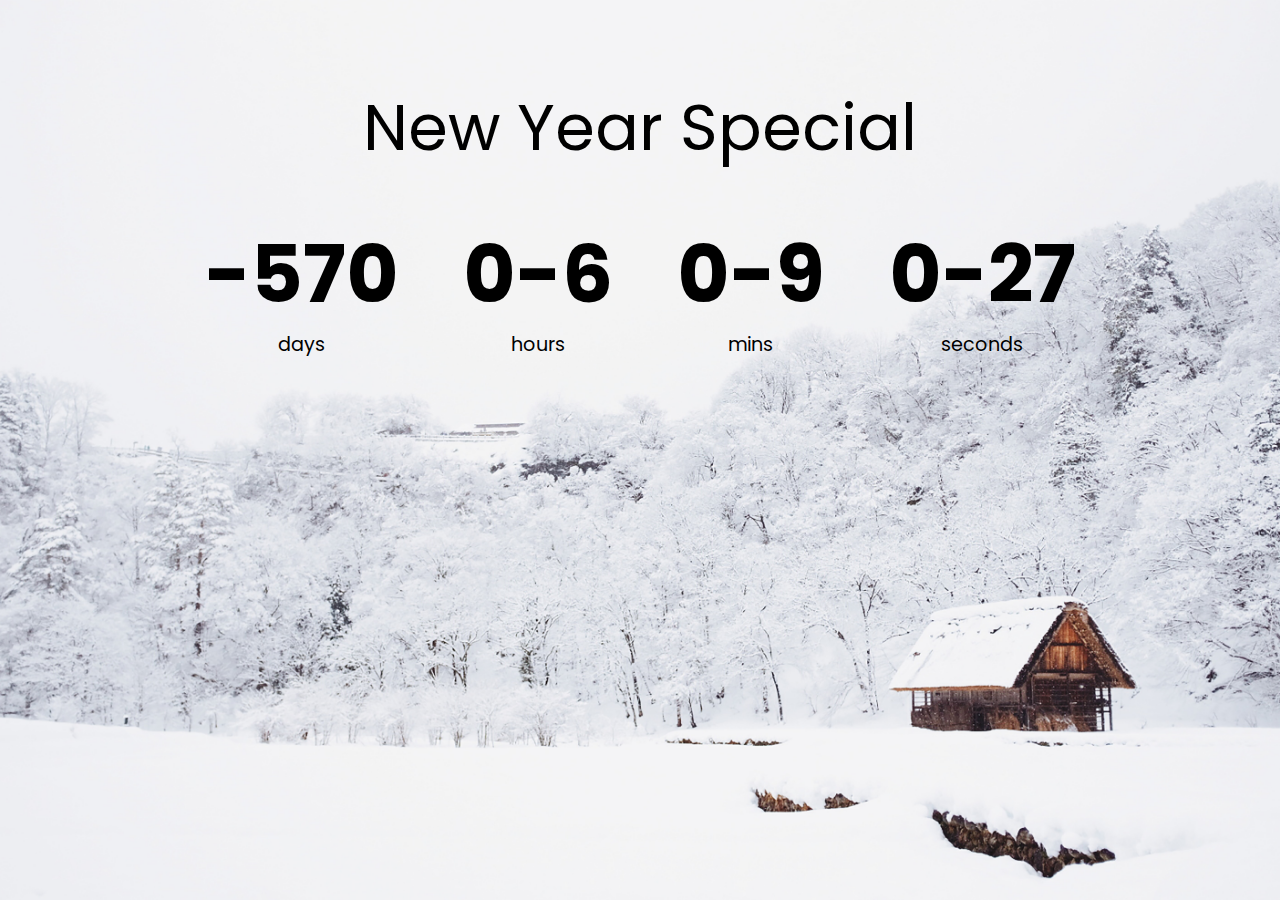
<file: CountDown/index.html>
<!DOCTYPE html>
<html lang="en">
  <head>
    <meta charset="UTF-8" />
    <meta name="viewport" content="width=device-width, initial-scale=1.0" />
    <title>CountDown</title>
    <link rel="stylesheet" href="style.css" />
    
  </head>
  <body>
    <h1>New Year Special</h1>
    <div class="countdown-container">
      <div class="countdown-el days-c">
        <p class="big-text" id="days">0</p>
        <span>days</span>
      </div>
      <div class="countdown-el hours-c">
        <p class="big-text" id="hours">0</p>
        <span>hours</span>
      </div>
      <div class="countdown-el mins-c">
        <p class="big-text" id="mins">0</p>
        <span>mins</span>
      </div>
      <div class="countdown-el seconds-c">
        <p class="big-text" id="seconds">0</p>
        <span>seconds</span>
      </div>
    </div>
    <script src="index.js"></script>
  </body>
</html>
</file>
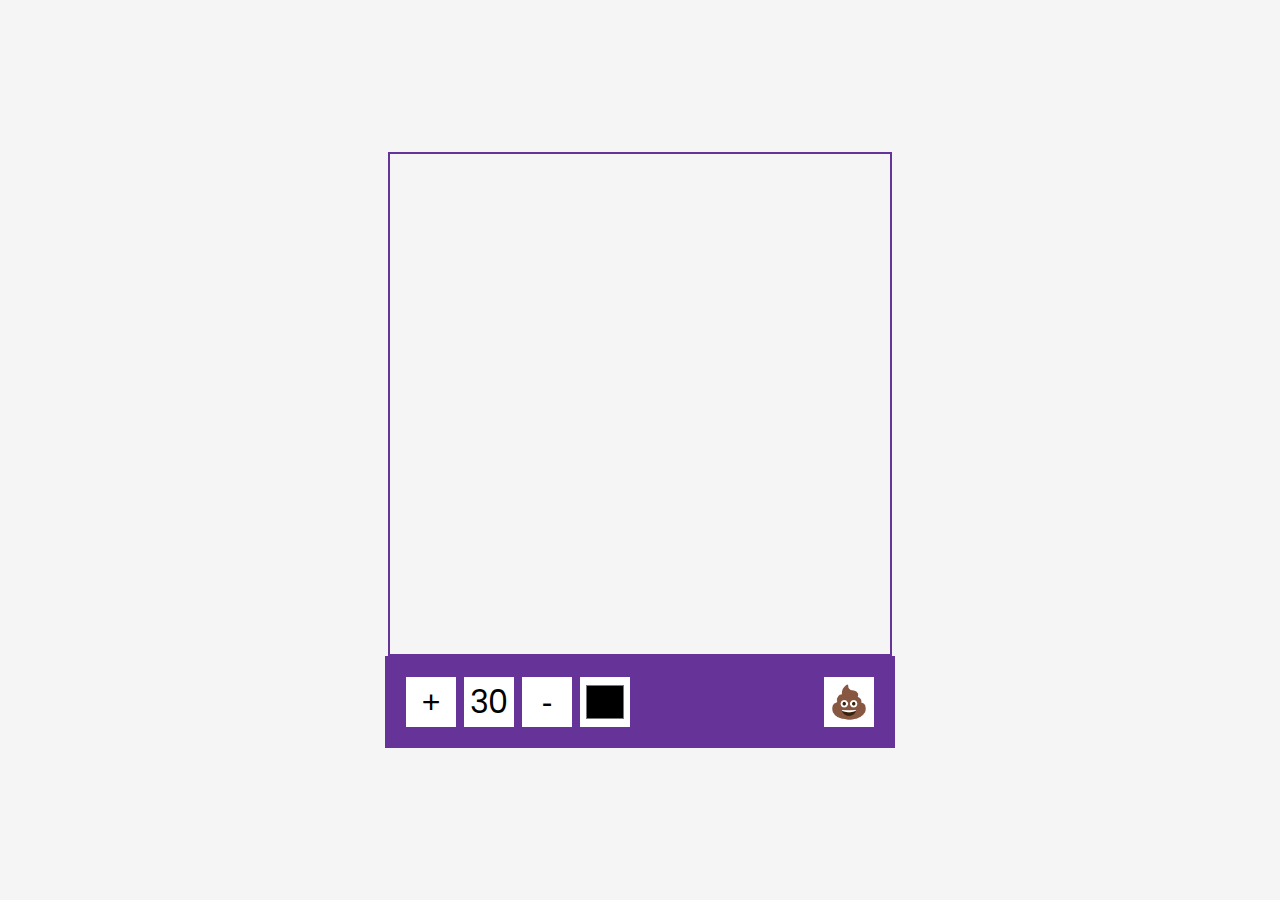
<file: Drawing App/index.html>
<!DOCTYPE html>
<html lang="en">
<head>
    <meta charset="UTF-8">
    <meta name="viewport" content="width=device-width, initial-scale=1.0">
    <title>Drawing App</title>
    <link rel="stylesheet" href="style.css">
</head>
<body>
    <canvas id="canvas" width="500" height="500"></canvas>
    <div class="toolbox">
        <button id="increase">+</button>
        <span id="size">30</span>
        <button id="decrease">-</button>
        <input type="color" id="color"/>
        <button id="clear">💩</button>
    </div>
    <script src="index.js"></script>
</body>
</html>
</file>
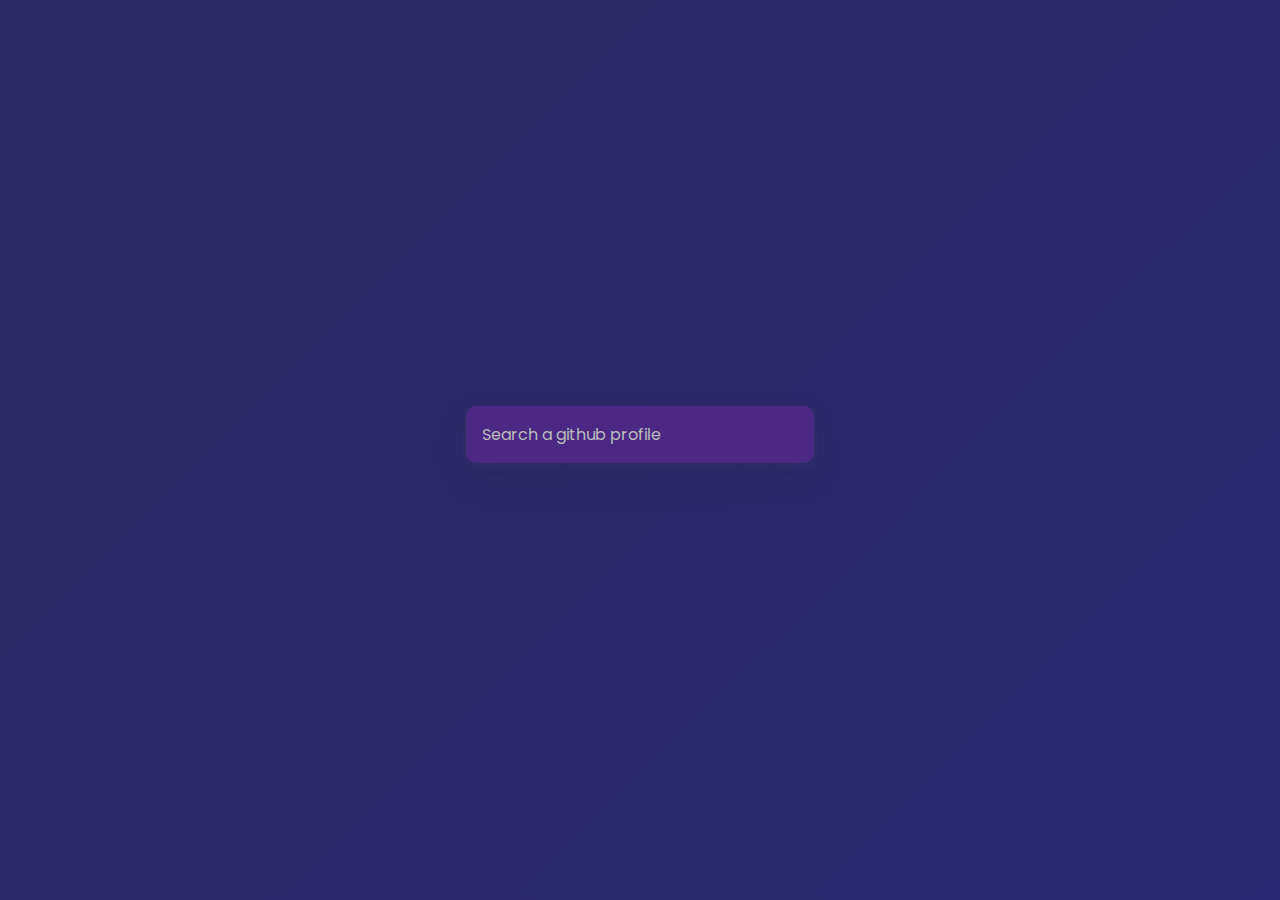
<file: Github profiles/index.html>
<!DOCTYPE html>
<html lang="en">
<head>
    <meta charset="UTF-8">
    <meta name="viewport" content="width=device-width, initial-scale=1.0">
    <link rel="stylesheet" href="style.css">
    
    <title>GitHub Profiles</title>
</head>
<body>
    <form id="form">
        <input type="text" id="search" placeholder="Search a github profile">
    </form>
    <main id="main"></main>
    <script src="index.js"></script>
</body>
</html>
</file>
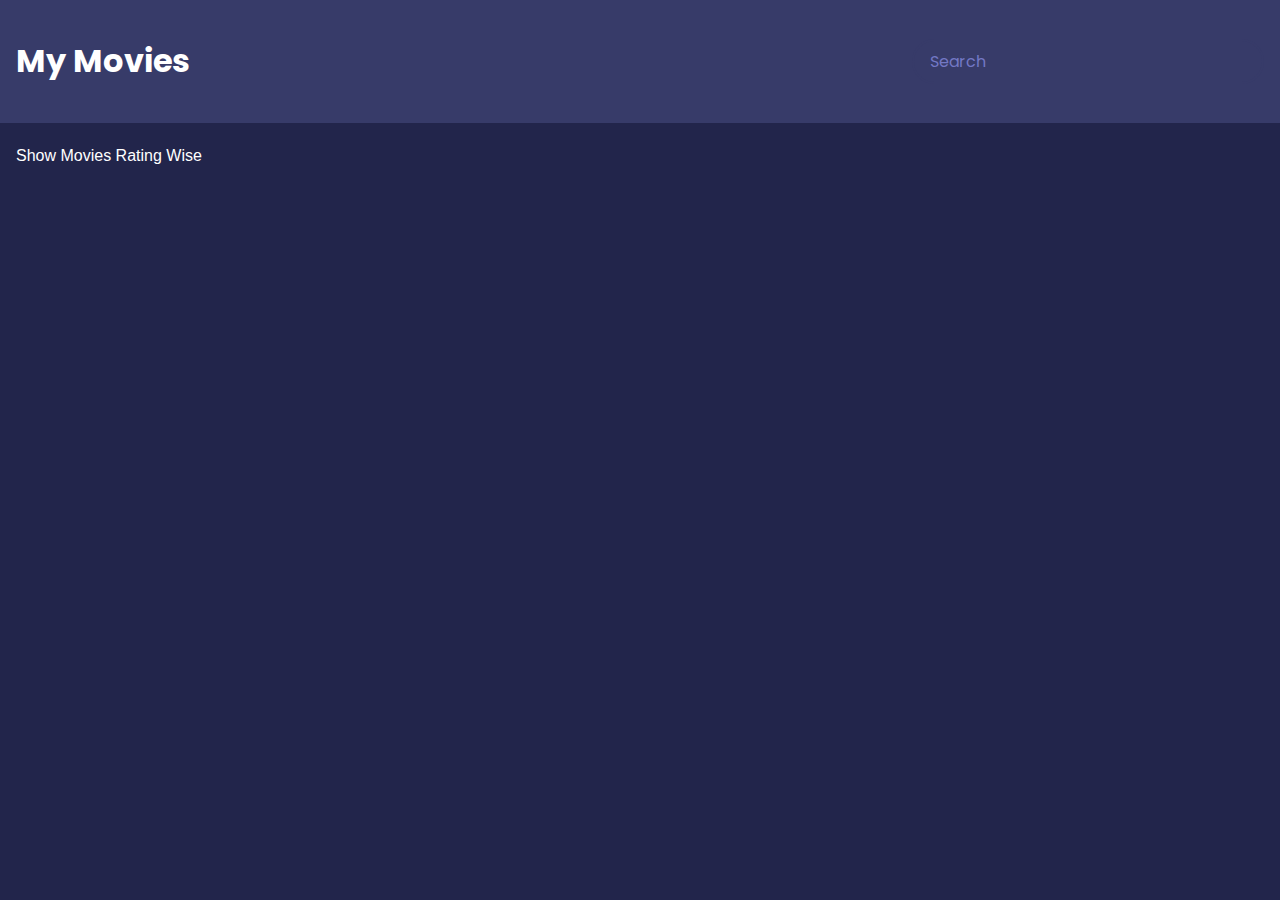
<file: Movies App/index.html>
<!DOCTYPE html>
<html lang="en">
  <head>
    <meta charset="UTF-8" />
    <meta name="viewport" content="width=device-width, initial-scale=1.0" />
    <link rel="stylesheet" href="style.css" />
    <title>Movies App</title>
  </head>
  <body>
    <header>
      <h1 class="logo">My Movies</h1>
      <form id="form">
      <input type="text" id="search" placeholder="Search"  class="search"/>
    </header>
  </form>
  <button id="sortButton">Show Movies Rating Wise</button>
    <main id="main">
      
    </main>

    <script src="index.js"></script>
  </body>
</html>
</file>
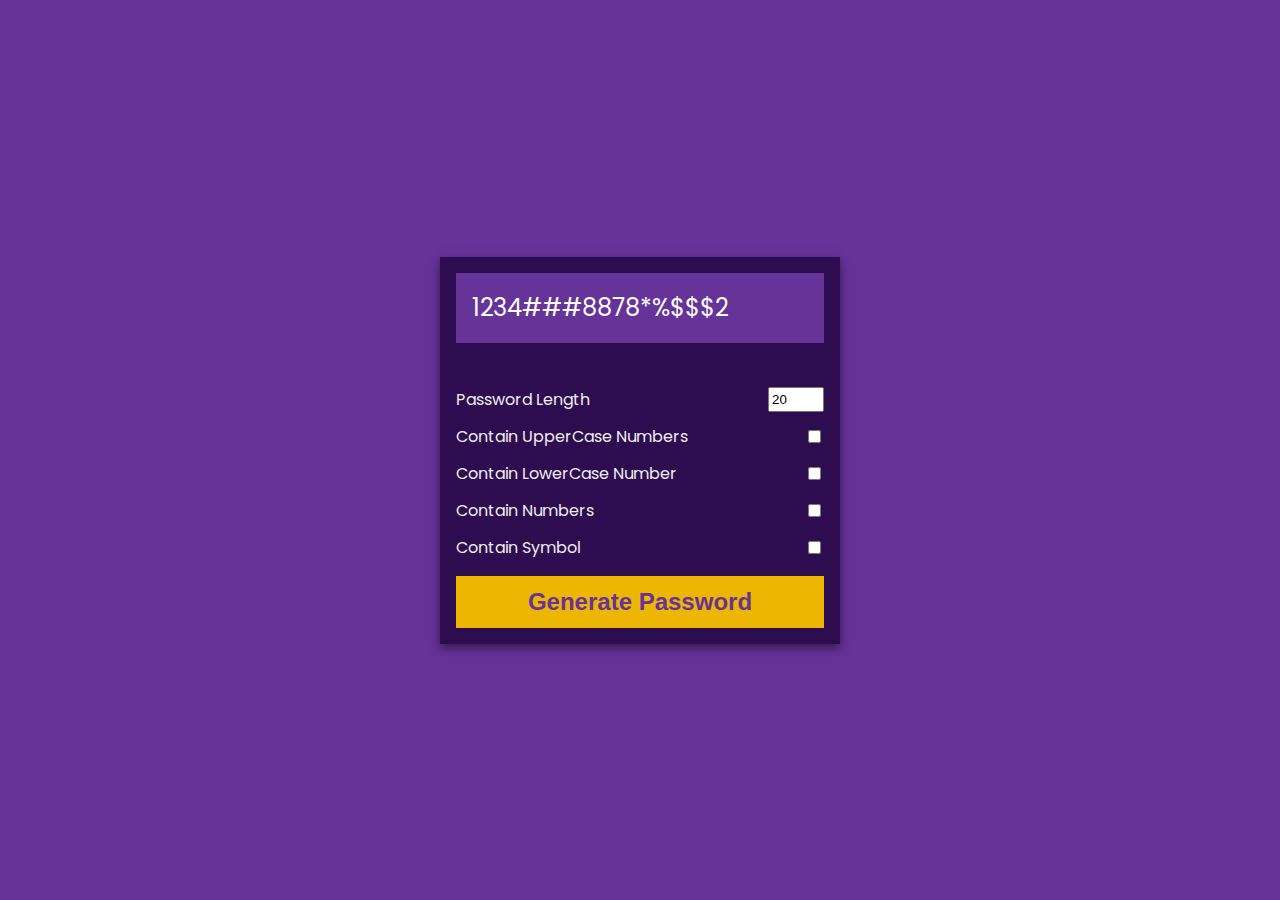
<file: Password Generator/index.html>
<!DOCTYPE html>
<html lang="en">
<head>
    <meta charset="UTF-8">
    <meta name="viewport" content="width=device-width, initial-scale=1.0">
    <link rel="stylesheet" href="style.css">
    <title>Password Generator</title>
</head>
<body>
    <div class="pw-container">
        <div class="pw-header">
            <div class="pw">
                <span id="pw">1234###8878*%$$$2</span>
                
                <button id="copy">Copy</button>
            </div>
        </div>
        <div class="pw-body">
            <div class="form-control">
                <label for="len">Password Length</label>
                <input id="len" value="20"
                 type="number" min="4" max="40"/>
            </div>

            <div class="form-control">
                <label for="upper">Contain UpperCase Numbers</label>
                <input id="upper"
                 type="checkbox"/>
            </div>
            <div class="form-control">
                <label for="lower">Contain LowerCase Number</label>
                <input id="lower"
                 type="checkbox"/>
            </div>
            <div class="form-control">
                <label for="number">Contain Numbers</label>
                <input id="number"
                 type="checkbox">
            </div>
            <div class="form-control">
                <label for="symbol">Contain Symbol</label>
                <input id="symbol"
                 type="checkbox"/>
            </div>
            <button class="generate" id="generate">Generate Password</button>
        </div>







    </div>




    
  <script src="index.js"></script>  
</body>
</html>
</file>
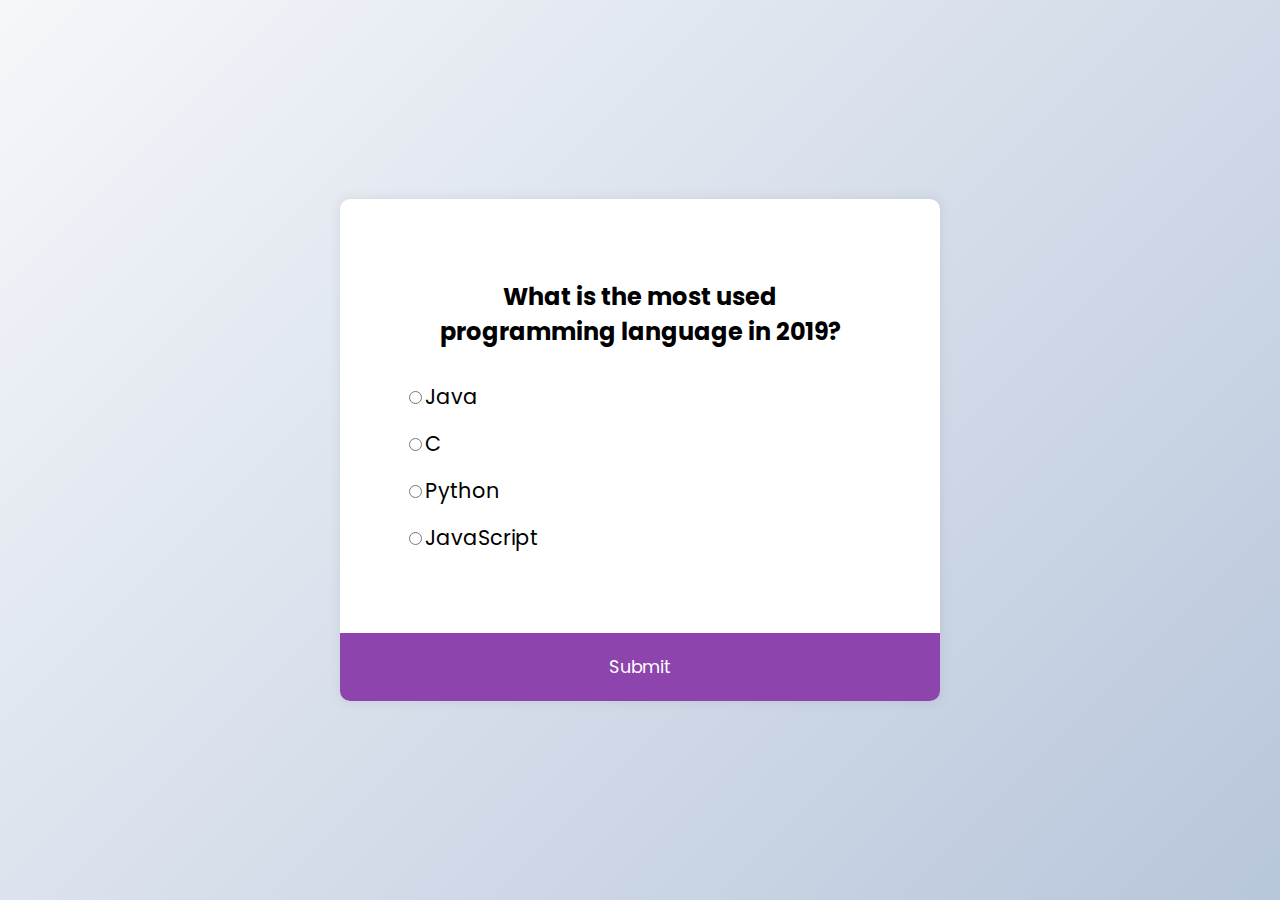
<file: Quizz App/index.html>
<!DOCTYPE html>
<html lang="en">
  <head>
    <meta charset="UTF-8" />
    <meta name="viewport" content="width=device-width, initial-scale=1.0" />
    <title>Quizz App</title>
    <link rel="stylesheet" href="style.css" />
  </head>
  <body>
    <div class="quiz-container" id="quiz">
      <div class="quiz-header">
        <h2 id="question">Question Text</h2>
        <ul>
          <li>
            <input type="radio" id="a" name="answer" class="answer" /><label
              id="a_text"
              for="a"
              >Question</label
            >
          </li>
          <li>
            <input type="radio" id="b" name="answer" class="answer" /><label
              id="b_text"
              for="b"
              >Question</label
            >
          </li>
          <li>
            <input type="radio" id="c" name="answer" class="answer" /><label
              id="c_text"
              for="c"
              >Question</label
            >
          </li>
          <li>
            <input type="radio" id="d" name="answer" class="answer" /><label
              id="d_text"
              for="d"
              >Question</label
            >
          </li>
        </ul>
      </div>
      <button id="submit">Submit</button>
    </div>

    <script src="index.js"></script>
  </body>
</html>
</file>
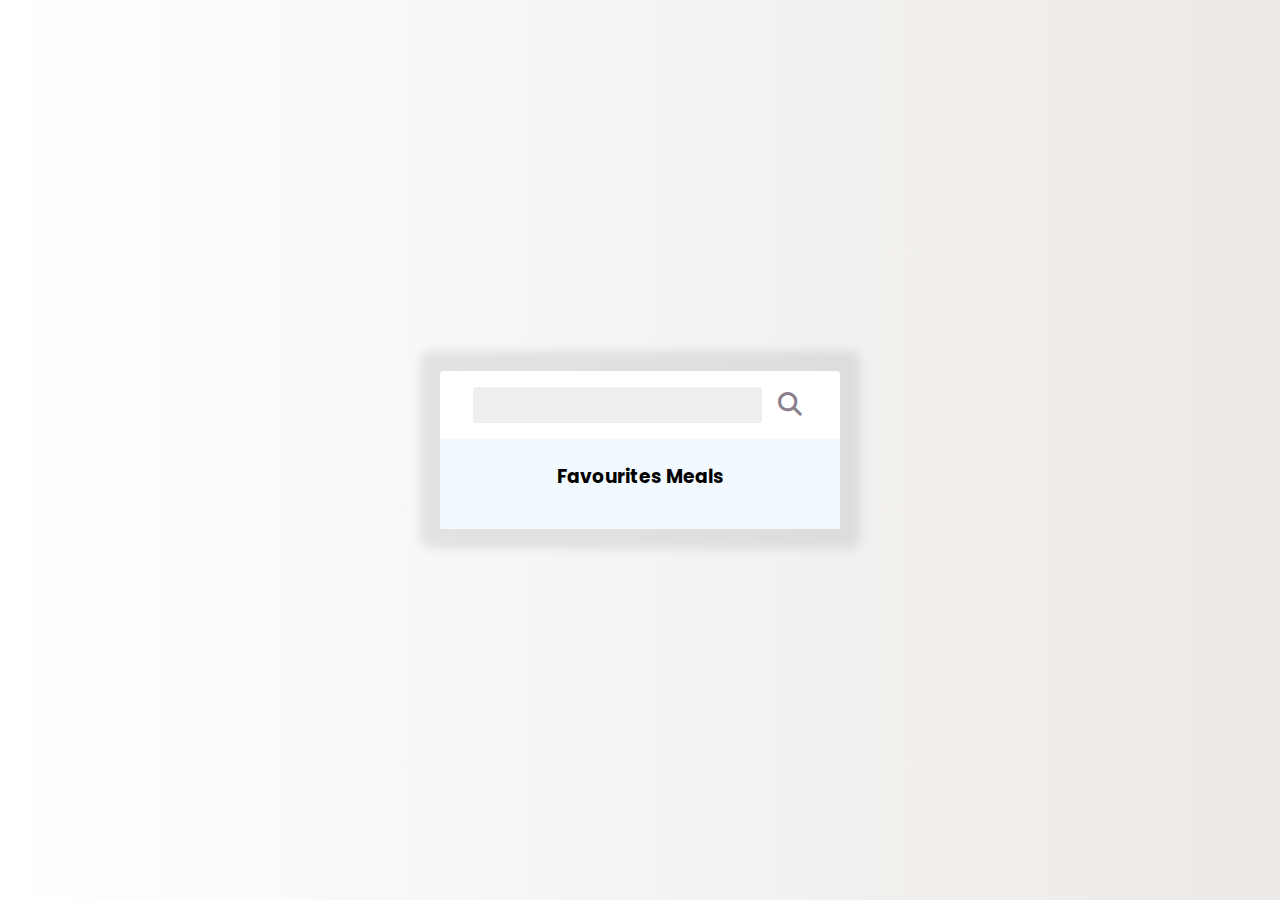
<file: Recipe App/index.html>
<!DOCTYPE html>
<html lang="en">
  <head>
    <meta charset="UTF-8" />
    <meta name="viewport" content="width=device-width, initial-scale=1.0" />
    <title>Recipe App</title>
    <link
      rel="stylesheet"
      href="https://cdnjs.cloudflare.com/ajax/libs/font-awesome/6.5.1/css/all.min.css"
    />
    <link rel="stylesheet" href="style.css" />
  </head>

  <body>
    <div class="main-container">
    <div class="mobile-container">
      <header>
        <input type="text" id="search-term" />
        <button id="search"><i class="fas fa-search"></i></button>
      </header>

      <div class="fav-container">
        <h3>Favourites Meals</h3>

        <ul class="fav-meals" id="fav-meals"></ul>
      </div>
      <div class="meals" id="meals"></div>
    </div>

    <div class="popup-container hidden" id="meal-popup">
      <div class="popup">
        <button id="close-popup" class="close-popup">
          <i class="fas fa-times"></i>
        </button>

        <div class="meal-info" id="meal-info"></div>
      </div>
    </div>
  </div>
  

    <script src="index.js"></script>
  </body>
</html>
</file>
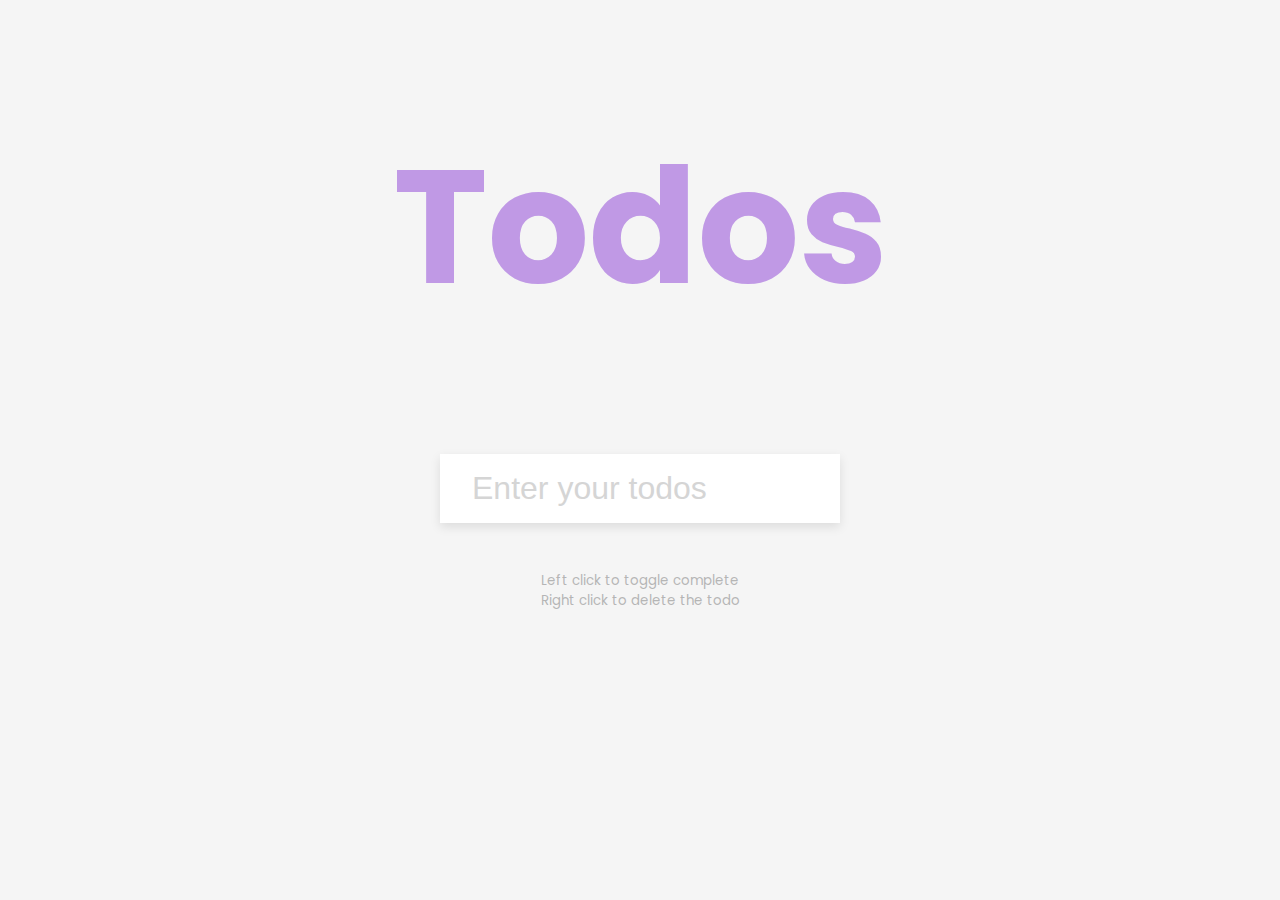
<file: Todo App/index.html>
<!DOCTYPE html>
<html lang="en">
<head>
    <meta charset="UTF-8">
    <meta name="viewport" content="width=device-width, initial-scale=1.0">
    <title>To-do App</title>
    <link rel="stylesheet" href="style.css">
</head>
<body>
    <h1>Todos</h1>
    <form id="form">
        <input type="text" class="input" id="input" placeholder="Enter your todos" autocomplete="off"/>
        <ul class="todos" id="todos">
         

        </ul>
        
        
    </form>
    <small>Left click to toggle complete<br>Right click to delete the todo</small>
<script src="index.js"></script>
</body>
</html>
</file>
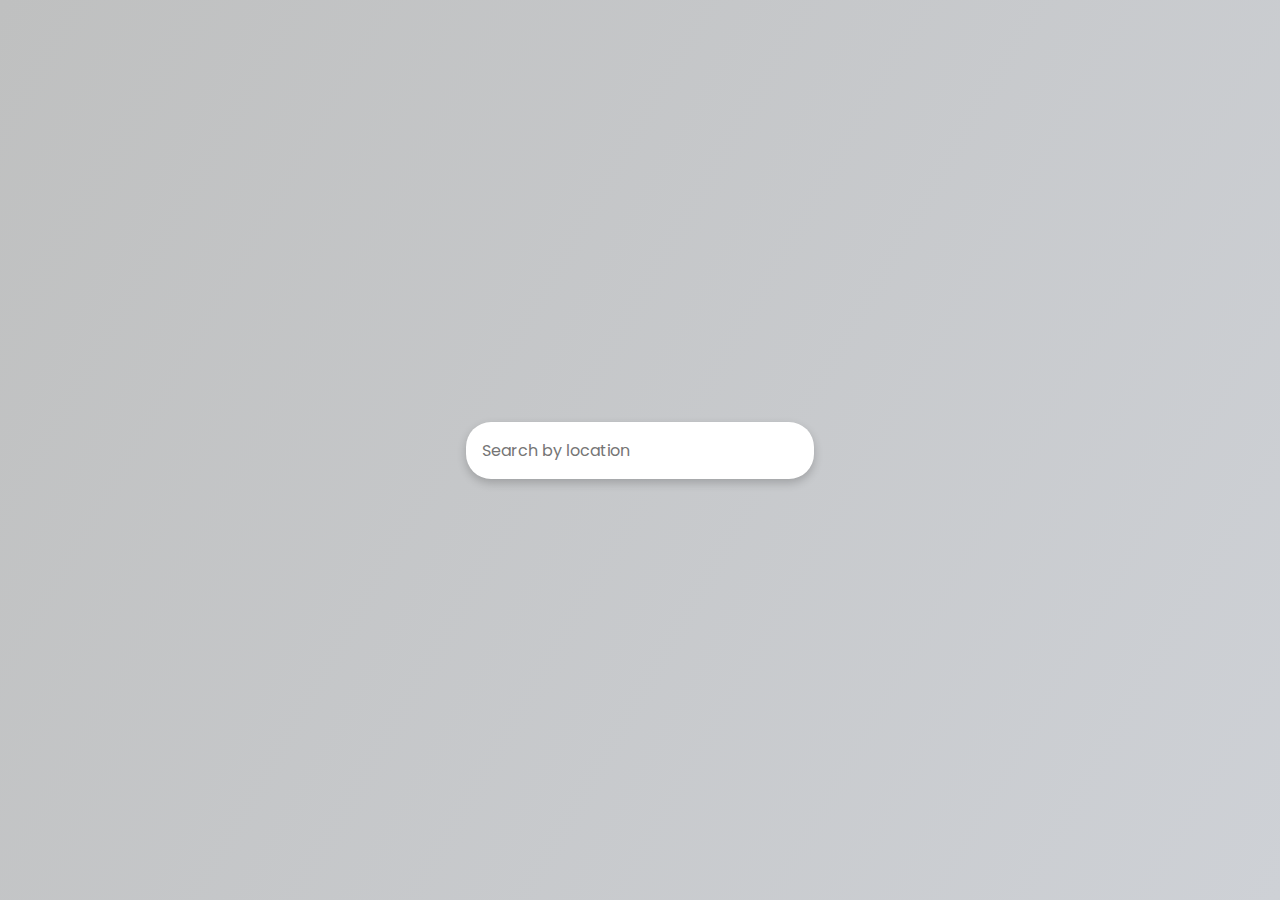
<file: Weather App/index.html>
<!DOCTYPE html>
<html lang="en">
<head>
    <meta charset="UTF-8">
    <meta name="viewport" content="width=device-width, initial-scale=1.0">
    <link rel="stylesheet" href="style.css">
    <title>Weather App</title>
</head>
<body>
    <form id="form">
   <input type="text" id="search" placeholder="Search by location" autocomplete="off"/>

    </form>
    <main id="main"></main>
    <script src="index.js"></script>
</body>
</html>
</file>
<file: CountDown/style.css>
@import url("https://fonts.googleapis.com/css2?family=Poppins:wght@200;400;600&display=swap");

* {
  box-sizing: border-box;
}

body {
  background-image: url("Snow.jpg");
  background-size: cover;
  background-position: center center;
  display: flex;
  flex-direction: column;
  align-items: center;
  min-height: 100vh;
  margin: 0;
  font-family: "Poppins", sans-serif;
}

h1{
    font-weight: normal;
    font-size: 4rem;
    margin-top: 5rem;
}

.countdown-container {
    display: flex;
    flex-wrap: wrap;
    justify-content: center;
}

.big-text{
    font-weight: bold;
    font-size: 5rem;
    line-height: 1;
    margin: 1rem 2rem;
    }

.countdown-el{
    text-align: center;
}

.countdown-el span{
    font-size: 1.2rem;
}
</file>
<file: Drawing App/style.css>
@import url("https://fonts.googleapis.com/css2?family=Poppins:wght@200;400;600&display=swap");

* {
    box-sizing: border-box;
}

body {
    background-color: #f5f5f5;
    display: flex;
    flex-direction: column;
    align-items: center;
    justify-content: center;
    font-family: "Poppins", sans-serif;
    margin: 0;
    min-height: 100vh;
}

canvas {
    border: 2px solid rebeccapurple;
    
}

.toolbox {
    background-color: rebeccapurple;
    border: 1px solid rebeccapurple;
    display: flex;
    padding: 1rem;
    width: 510px;
}

.toolbox > * {
    background-color: #fff;
    border: none;
    display: inline-flex;
    align-items: center;
    justify-content: center;
    font-size: 2rem;
    padding: 0.25rem;
    margin: 0.25rem;
    height: 50px;
    width: 50px;
}

.toolbox > *:last-child {
    margin-left: auto;
}
</file>
<file: Github profiles/style.css>
@import url("https://fonts.googleapis.com/css2?family=Poppins:wght@200;400;600&display=swap");

* {
    box-sizing: border-box;
}

body{
    background-color: #2a2a72;
    background-image: linear-gradient(315deg, #2a2a72 0%, #2e2a68 74%);
    display: flex;
    flex-direction: column;
    align-items: center;
    justify-content: center;
    margin: 0;
    min-height: 100vh;

    font-family: "Poppins", sans-serif;
}

input{
    background-color: #4c2885;
    border-radius: 10px;
    border: none;
    box-shadow: 0 5px 10px rgba(154, 160, 185, 0.05),
        0 15px 40px rgba(0, 0, 0, 0.1);
    color: white;
    font-family: inherit;
    font-size: 1rem;
    padding: 1rem;
    margin-bottom: 2rem;
}

input::placeholder{
    color: #bbb;
}

input:focus{
   outline: none;
}

.card {
    background-color: #4c2885;
    background-image: linear-gradient(315deg, #4c2885 0%, #4c11ac 100%);
    border-radius: 20px;
    box-shadow: 0 5px 10px rgba(154, 160, 185, 0.05),
        0 15px 40px rgba(0, 0, 0, 0.1);
    display: flex;
    padding: 3rem;
    max-width: 800px;

}

.avatar{
    border: 11px solid #2a2a72;
    border-radius: 50%;
    height: 150px;
    width: 150px;
}

.user-info {
    color: #eee;
    margin-left: 2rem;
}
.user-info ul {
    display: flex;
    justify-content: space-between;
    list-style-type: none;
    padding: 0;
    max-width: 400px;
}

.user-info ul li {
    display: flex;
    align-items: center;
}

.user-info ul li strong {
    font-size: 0.9rem;
    margin-left: 0.5rem;
}

.repo {
    background-color: #2a2a72;
    border-radius: 5px;
    display: inline-block;
    color: white;
    font-size: 0.7rem;
    padding: 0.25rem 0.5rem;
    margin-right: 0.5rem;
    margin-bottom: 0.5rem;
    text-decoration: none;
}
</file>
<file: Movies App/style.css>
@import url("https://fonts.googleapis.com/css2?family=Poppins:wght@200;400;600&display=swap");

* {
  box-sizing: border-box;
}

body {
  background-color: #22254b;
  font-family: "Poppins", sans-serif;
  margin: 0;
}

header .logo {
  background-color: #373b69;
  color: #fff;
  font-size: 2rem;
  display: flex;
  justify-content: flex-start;
}

header {
  background-color: #373b69;
  display: flex;
  justify-content: space-between;
  align-items: center;
  padding: 1rem;
}

.search {
  background-color: transparent;
  border: 2px solid #373b69;
  color: #fff;
  border-radius: 50px;
  font-family: inherit;
  font-size: 1rem;
  padding: 0.5rem 1rem;
}

.search::placeholder {
  color: #7378c5;
}

.search:focus {
  background-color: #22254b;
  outline: none;
}

.movie {
  background-color: #373b69;
  border-radius: 3px;
  overflow: hidden;
  position: relative;
  box-shadow: 0 4px 5px rgba(0, 0, 0, 0.2);
  width: 300px;
  margin: 1rem;
}

main {
  display: flex;
  flex-wrap: wrap;
}

.movie img {
  max-width: 100%;
}

.movie-info {
  color: #eee;
  display: flex;
  align-items: center;
  font-weight: bold;
  justify-content: space-between;
  padding: 0.5rem 1rem 1rem;
  letter-spacing: 1px;
}

.movie-info h3 {
  margin: 0;
}

.movie-info span {
  background-color: #22254b;
  border-radius: 3px;
  font-weight: bold;
  padding: 0.25rem 0.5rem;
}

.movie-info span.green {
  color: green;
}
.movie-info span.orange {
  color: orange;
}
.movie-info span.red {
  color: red;
}

.overview {
  background-color: #fff;
  position: absolute;
  padding: 2rem;
  max-height: 100%;
  overflow: auto;
  left: 0;
  bottom: 0;
  right: 0;
  transform: translateY(101%);
  transition: transform 0.3s ease-in;
}

.overview h3 {
  margin-top: 0;
}

.movie:hover .overview {
  transform: translateY(0);
}

#sortButton {
  background-color: #22254b;
  color: #fff;
  padding: 1rem;
  font-size: 1rem;
  cursor: pointer;
  margin-top: 0.5rem;
  border: none;
}
</file>
<file: Password Generator/style.css>
@import url("https://fonts.googleapis.com/css2?family=Poppins:wght@200;400;600&display=swap");

* {
    box-sizing: border-box;
}

body{
    background-color: rebeccapurple;
    color: white;
    display: flex;
    align-items: center;
    justify-content: center;
    font-family: "Poppins", sans-serif; 
    margin: 0;
    min-height: 100vh;
}

.pw-container{
    background-color: rgb(46, 12, 80);
    box-shadow: 0 4px 10px rgba(0, 0, 0, 0.5);
    min-width: 400px;
}

.pw-header{
    padding: 1rem;
}

.pw{
    background-color: rebeccapurple;
    display: flex;
    align-items: center;
    font-size: 1.5rem;
    position: relative;
    padding: 1rem;
    height: 70px;
    width: 100%;
    overflow: auto;
}

.pw button{
    background-color: white;
    border: none;
    color: rgb(29, 2, 56);
    cursor: pointer;
    font-family: inherit;
    font-weight: bold;
    padding: 0.25rem;
    position: absolute;
    top: 0;
    right: 0;
    transform: translate(0, 20%);
    transition: opacity 0.2s ease, transform 0.2s ease;
    opacity: 0;
}

.pw:hover button {
    opacity: 1;
    transform: translate(0, 0%);
}

.form-control{
    color: #eee;
    display: flex;
    justify-content: space-between;
    margin: 0.75rem 0;
}

.pw-body{
    padding: 1rem;
}


.generate {
    background-color: #ecb602;
    border: none;
    color: rebeccapurple;
    cursor: pointer;
    display: block;
    font-size: 1.5rem;
    font-weight: bold;
    padding: 0.75rem;
    margin-top: 1rem;
    width: 100%;
}
</file>
<file: Quizz App/style.css>
@import url("https://fonts.googleapis.com/css2?family=Poppins:wght@200;400;600&display=swap");

* {
  box-sizing: border-box;
}

body {
  background-color: #b8c6db;
  background-image: linear-gradient(315deg, #b8c6db 0%, #f5f7fa 100%);
  display: flex;
  align-items: center;
  justify-content: center;
  font-family: "Poppins", sans-serif;
  margin: 0;
  min-height: 100vh;
}

.quiz-container {
  background-color: #fff;
  border-radius: 10px;
  box-shadow: 0 0 10px 2px rgba(100, 100, 100, 0.1);
  overflow: hidden;
  width: 600px;
  max-width: 100%;
}

.quiz-header {
  padding: 4rem;
}

h2 {
  padding: 1rem;
  text-align: center;
  margin: 0;
}

ul li {
  font-size: 1.3rem;
  margin: 1rem 0;
}

ul li label {
  cursor: pointer;
}

ul {
  list-style-type: none;
  padding: 0;
}

button {
  background-color: #8e44ad;
  border: none;
  color: white;
  cursor: pointer;
  display: block;
  font-family: inherit;
  font-size: 1.1rem;
  width: 100%;
  padding: 1.3rem;
}

button:hover {
  background-color: #732d91;
}

button:focus {
  background-color: #5e3370;
  outline: none;
}
</file>
<file: Recipe App/style.css>
@import url("https://fonts.googleapis.com/css2?family=Poppins:wght@200;400;600&display=swap");

* {
    box-sizing: border-box;
    
}

body {
    background: #ece9e6;
    background: -webkit-linear-gradient(to right, #ffffff, #ece9e6);
    background: linear-gradient(to right, #ffffff, #ece9e6);
    margin: 0;
    /*display: flex;
    align-items: center;
    justify-content: center; */
    min-height: 100vh;
    font-family: "Poppins", sans-serif;
    
}

img{
    max-width: 100%;
 }

 .main-container {
    display: flex;
    align-items: center;
    justify-content: center;
    min-height: 100vh;
}
 
.mobile-container{
    background-color: #fff;
    box-shadow: 0 0 10px 20px #3333331a;
    border-radius: 3px;
    overflow: hidden;
    width: 400px;
}


header{
    display: flex;
    align-items: center;
    justify-content: center;
    padding: 1rem;
}

header input{
    background-color: #eee;
    border: none;
    border-radius: 3px;
    padding: 0.5rem 1rem;
    font-family: inherit;
}

header button {
    background-color: transparent;
    border: none;
    color: rgb(138, 129, 141);
    font-size: 1.5rem;
    margin-left: 10px;
    cursor: pointer;
}

.fav-container{
    background-color: rgb(243, 250, 255);
    text-align: center;
    padding: 0.25rem 1rem;

}

.fav-meals{
  display: flex;
  flex-wrap: wrap;
  justify-content: center;
  list-style-type: none;
  padding: 0;
}

.fav-meals li{
    cursor: pointer;
    position:relative;
    margin: 5px;
    width: 75px;

}

.fav-meals li .clear {
    background-color: transparent;
    border: none;
    cursor: pointer;
    opacity: 0;
    position: absolute;
    top: -0.5rem;
    right: -0.5rem;
    font-size: 1.2rem;
}

.fav-meals li:hover .clear {
    opacity: 1;
}

.fav-meals li img{
    border: 2px solid #ffffff;
    box-shadow: 0 0 10px 20px #3333331a;
    border-radius: 50%;
    object-fit: cover;
    height: 70px;
    width: 70px;
}

.fav-meals li span{
    display: inline-block;
    font-size: 0.9rem;
    white-space: nowrap;
    overflow: hidden;
    text-overflow: ellipsis;
    width: 75px;
}

.meal{
    border-radius: 3px;
    box-shadow: 0 0 10px 20px #3333331a;
    margin: 1.5rem;
    overflow: hidden;
}


.meal-header{
    position: relative;
}

.meal-header .random{
    position: absolute;
    top: 1rem;
    background-color: #fff;
    padding: 0.25rem 1rem;
    border-top-right-radius: 3px;
    border-bottom-right-radius: 3px;

}

.meal-header img{
    cursor: pointer;
    object-fit: cover;
    height: 250px;
    width: 100%;
}

.meal-body{
    display: flex;
    align-items: center;
    justify-content: space-between;
    padding: 1rem;
}

.meal-body h4{
    margin: 0;
}

.meal-body .fav-btn{
    border: none;
    background-color: transparent;
    color: rgb(197, 188, 188);
    font-size: 1.2rem;
    cursor: pointer;
}

.meal-body .fav-btn.active{
    color: rebeccapurple;


}

.popup-container{
    position: fixed;
    background-color: rgba(0, 0, 0, 0.5);
    display: flex;
    align-items: center;
    justify-content: center;
    left: 0;
    right: 0;
    top: 0;
    bottom: 0;
}

.popup-container.hidden{
    opacity: 0;
    pointer-events: none;
}

.popup{
    background-color: #fff;
    border-radius: 5px;
    padding: 0 2rem;
    position: relative;
    overflow: auto;
    max-height: 100vh;
    max-width: 600px;
    width: 100%;

}



.popup .close-popup{
    background-color: transparent;
    border: none;
    cursor: pointer;
    font-size: 1.5rem;
    position: absolute;
    top: 1rem;
    right: 1rem;
}

.meal-info h1 {
    text-align: center;
}
</file>
<file: Todo App/style.css>
@import url("https://fonts.googleapis.com/css2?family=Poppins:wght@200;400;600&display=swap");

* {
    box-sizing: border-box;
}


body{
    background-color: #f5f5f5;
    color: #444;
    display: flex;
    
    align-items: center;
    flex-direction: column;
    min-height: 100vh;
    font-family: "Poppins", sans-serif;
    margin: 0;
    
}

h1{
    color: rgb(179, 131, 226);
    font-size: 10rem;
    text-align: center;
    opacity: 0.8;

}

form{
    box-shadow: 0 4px 10px rgba(0, 0, 0, 0.1);
    
    max-width: 100%;
    width: 400px;
}

.input{
    border: none;
    color: #444;
    font-size: 2rem;
    padding: 1rem 2rem;
    display: block;
    width: 100%;

}

.input::placeholder{
    color: #d5d5d5;

}

.todos{
    background-color: #fff;
    padding: 0;
    margin: 0;
    list-style-type: none;

}

.todos li{
    border-top: 1px solid #e5e5e5;
    cursor: pointer;
    font-size: 1.5rem;
    padding: 1rem 2rem;
}

.todos li.completed{
    color: #b6b6b6;
    text-decoration: line-through;
}

small{
    color: #b5b5b5;
    margin-top: 3rem;
    text-align: center;
}
</file>
<file: Weather App/style.css>
@import url("https://fonts.googleapis.com/css2?family=Poppins:wght@200;400;600&display=swap");

* {
    box-sizing: border-box;
}

body {
    background: linear-gradient(300deg, #ced1d6, #bfc0c0);
    font-family: "Poppins", sans-serif;
    display: flex;
    flex-direction: column;
    align-items: center;
    justify-content: center;
    margin: 0;
    min-height: 100vh;
}

input {
    background-color: #fff;
    border: none;
    border-radius: 25px;
    box-shadow: 0 4px 10px rgba(0, 0, 0, 0.2);
    font-family: inherit;
    font-size: 1rem;
    padding: 1rem;
    min-width: 300px;
}

input:focus {
    outline: none;
}

.weather {
    font-size: 2rem;
    text-align: center;
}

.weather h2 {
    display: flex;
    align-items: center;
    margin-bottom: 0;
}
</file>
